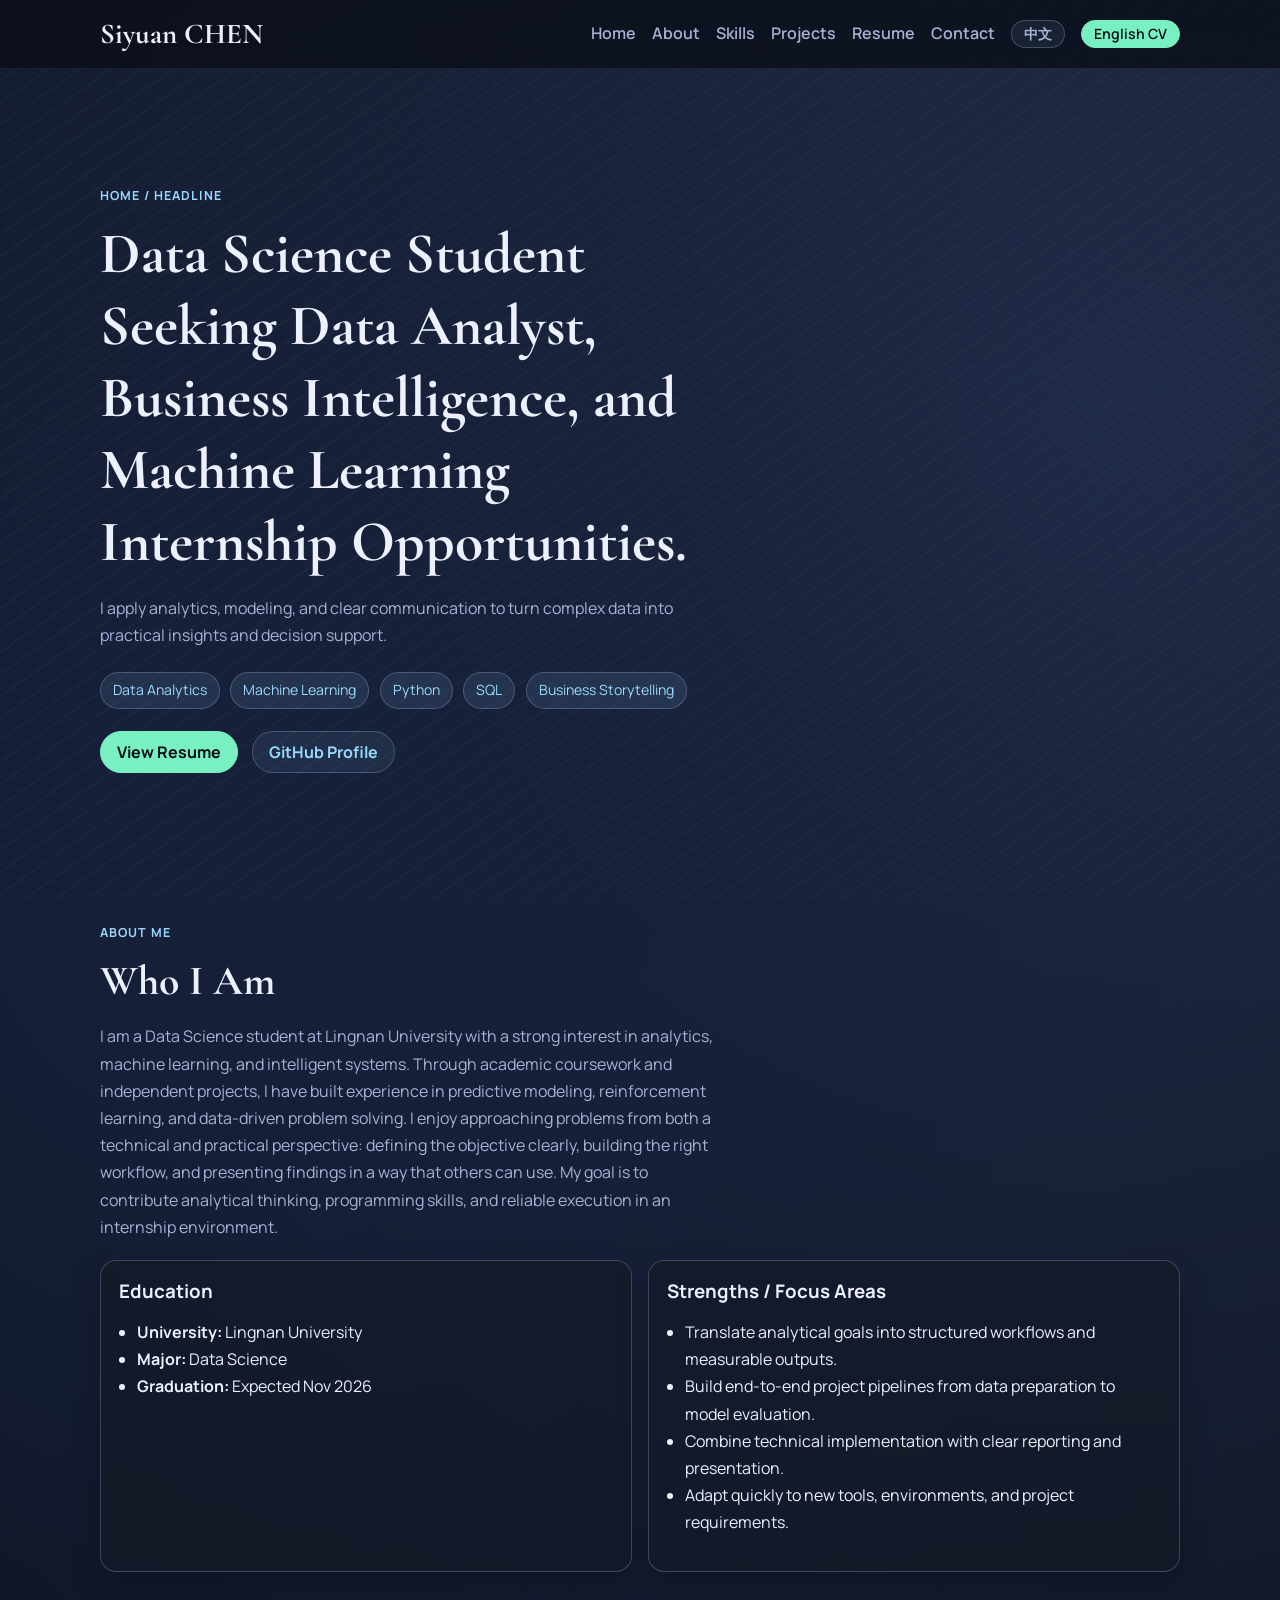
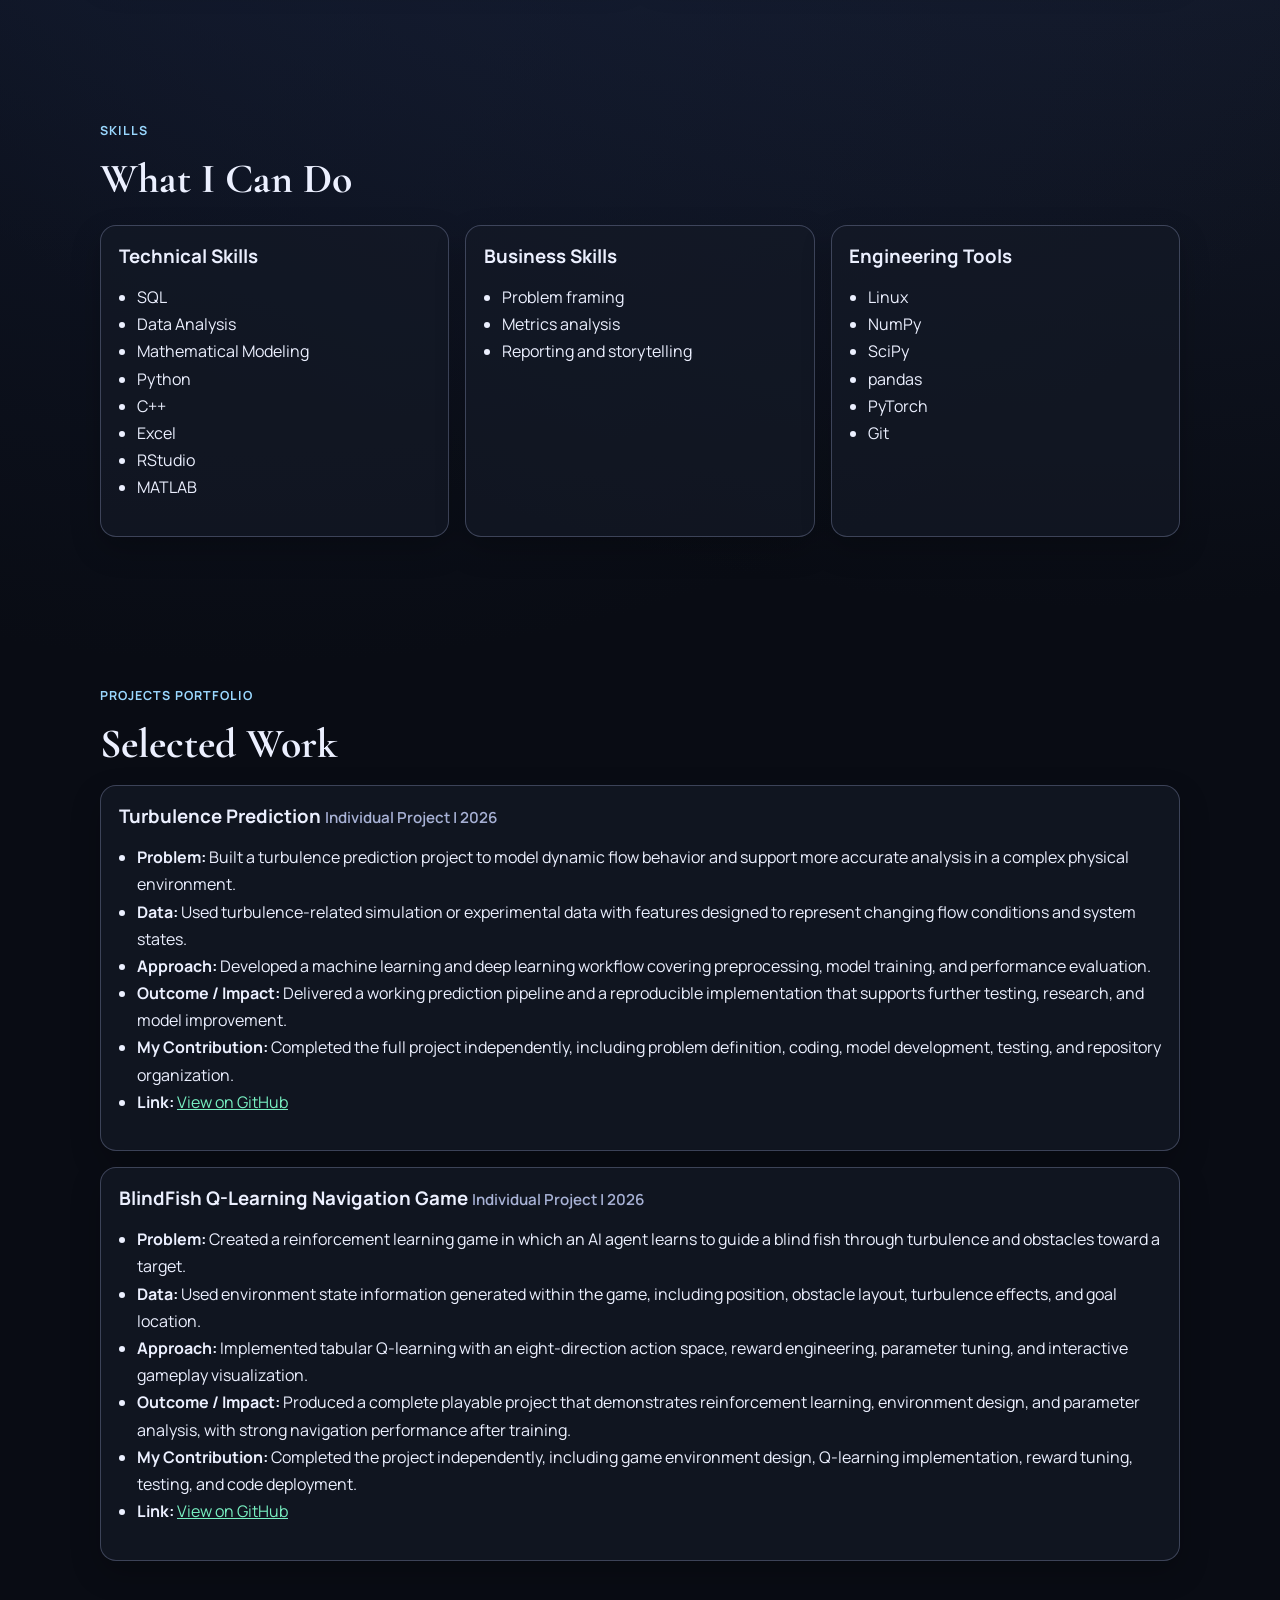
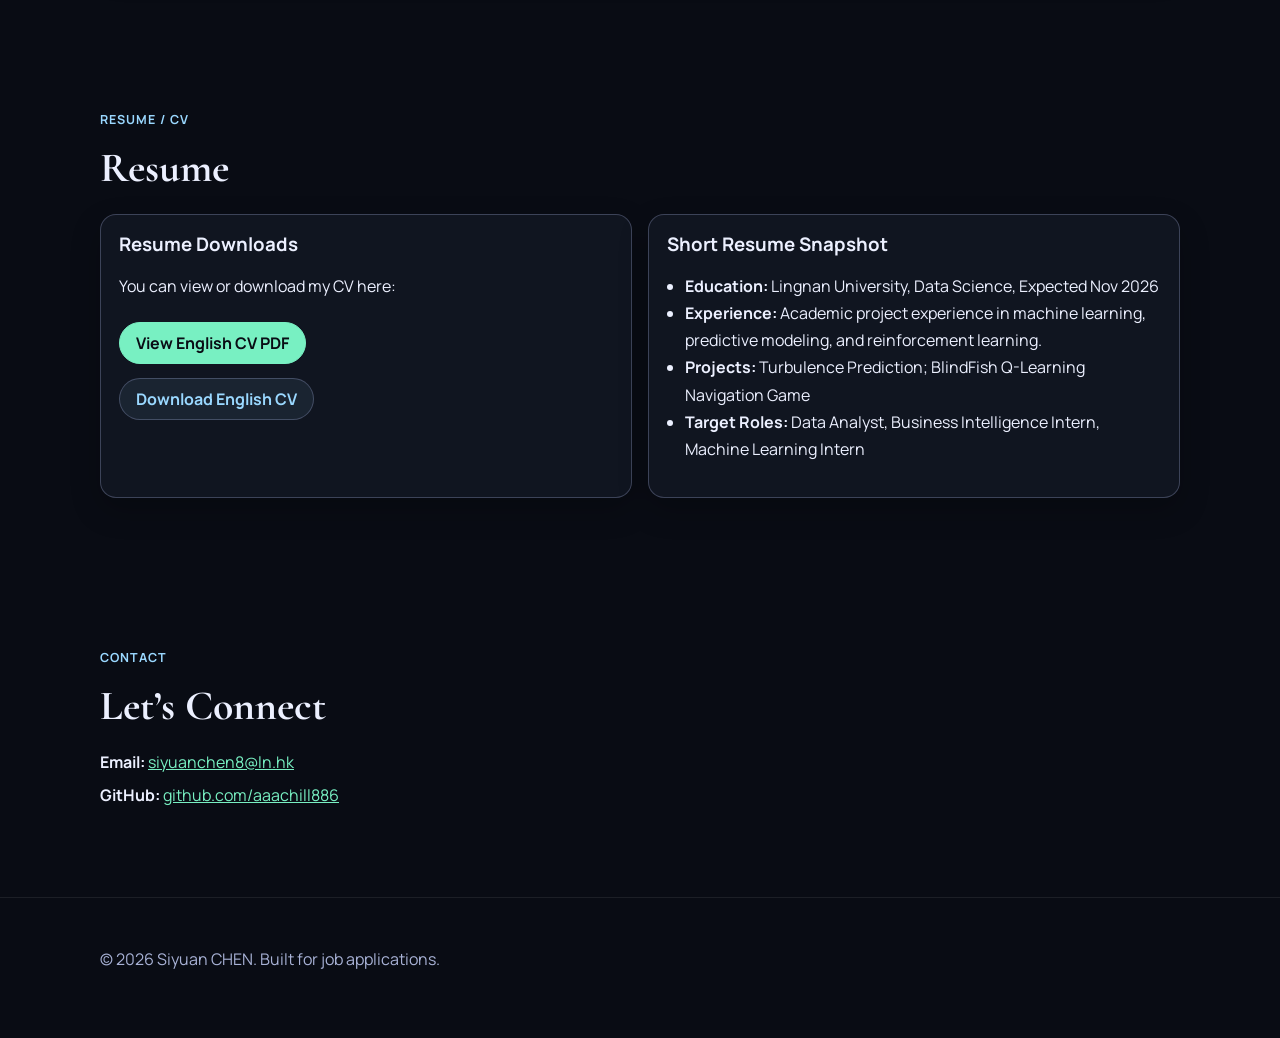
<file: index.html>
<!DOCTYPE html>
<html lang="en">
<head>
  <meta charset="UTF-8" />
  <meta name="viewport" content="width=device-width, initial-scale=1.0" />

  <title>Career Portfolio | Siyuan CHEN</title>

  <link rel="preconnect" href="https://fonts.googleapis.com" />
  <link rel="preconnect" href="https://fonts.gstatic.com" crossorigin />
  <link
    href="https://fonts.googleapis.com/css2?family=Cormorant+Garamond:wght@600;700&family=Manrope:wght@400;600;700&display=swap"
    rel="stylesheet"
  />

  <link rel="stylesheet" href="styles.css" />
</head>

<body>
  <div class="background-glow"></div>

  <header class="site-header">
    <nav class="nav container">
      <a class="brand" href="#home">Siyuan CHEN</a>

      <ul class="nav-links">
        <li><a href="#home">Home</a></li>
        <li><a href="#about">About</a></li>
        <li><a href="#skills">Skills</a></li>
        <li><a href="#projects">Projects</a></li>
        <li><a href="#resume">Resume</a></li>
        <li><a href="#contact">Contact</a></li>
        <li><a class="lang-switch" href="zh.html">中文</a></li>
        <li>
          <a class="cv-download" href="CV_CHEN%20Siyuan.pdf" download>
            English CV
          </a>

      </ul>
    </nav>
  </header>

  <main>
    <section id="home" class="section hero">
      <div class="container">
        <p class="eyebrow">Home / Headline</p>

        <h1>
          Data Science Student Seeking Data Analyst, Business Intelligence, and Machine Learning Internship Opportunities.
        </h1>

        <p class="subtitle">
          I apply analytics, modeling, and clear communication to turn complex data into practical insights and decision support.
        </p>

        <div class="tag-list">
          <span class="tag">Data Analytics</span>
          <span class="tag">Machine Learning</span>
          <span class="tag">Python</span>
          <span class="tag">SQL</span>
          <span class="tag">Business Storytelling</span>
        </div>

        <div class="hero-actions">
          <a class="button-primary" href="#resume">View Resume</a>
          <a
            class="button-secondary"
            href="https://github.com/aaachill886"
            target="_blank"
            rel="noopener noreferrer"
          >
            GitHub Profile
          </a>
        </div>
      </div>
    </section>

    <section id="about" class="section">
      <div class="container">
        <p class="eyebrow">About Me</p>
        <h2>Who I Am</h2>

        <p class="subtitle">
          I am a Data Science student at Lingnan University with a strong interest in analytics, machine learning, and intelligent systems.
          Through academic coursework and independent projects, I have built experience in predictive modeling, reinforcement learning, and data-driven problem solving.
          I enjoy approaching problems from both a technical and practical perspective: defining the objective clearly, building the right workflow, and presenting findings in a way that others can use.
          My goal is to contribute analytical thinking, programming skills, and reliable execution in an internship environment.
        </p>

        <div class="grid two-col">
          <div class="card">
            <h3>Education</h3>
            <ul>
              <li><strong>University:</strong> Lingnan University</li>
              <li><strong>Major:</strong> Data Science</li>
              <li><strong>Graduation:</strong> Expected Nov 2026</li>
            </ul>
          </div>

          <div class="card">
            <h3>Strengths / Focus Areas</h3>
            <ul>
              <li>Translate analytical goals into structured workflows and measurable outputs.</li>
              <li>Build end-to-end project pipelines from data preparation to model evaluation.</li>
              <li>Combine technical implementation with clear reporting and presentation.</li>
              <li>Adapt quickly to new tools, environments, and project requirements.</li>
            </ul>
          </div>
        </div>
      </div>
    </section>

    <section id="skills" class="section">
      <div class="container">
        <p class="eyebrow">Skills</p>
        <h2>What I Can Do</h2>

        <div class="grid three-col">
          <div class="card">
            <h3>Technical Skills</h3>
            <ul>
              <li>SQL</li>
              <li>Data Analysis</li>
              <li>Mathematical Modeling</li>
              <li>Python</li>
              <li>C++</li>
              <li>Excel</li>
              <li>RStudio</li>
              <li>MATLAB</li>
            </ul>
          </div>

          <div class="card">
            <h3>Business Skills</h3>
            <ul>
              <li>Problem framing</li>
              <li>Metrics analysis</li>
              <li>Reporting and storytelling</li>
            </ul>
          </div>

          <div class="card">
            <h3>Engineering Tools</h3>
            <ul>
              <li>Linux</li>
              <li>NumPy</li>
              <li>SciPy</li>
              <li>pandas</li>
              <li>PyTorch</li>
              <li>Git</li>
            </ul>
          </div>
        </div>
      </div>
    </section>

    <section id="projects" class="section">
      <div class="container">
        <p class="eyebrow">Projects Portfolio</p>
        <h2>Selected Work</h2>

        <div class="project-list">
          <article class="project-card">
            <h3>
              Turbulence Prediction
              <span>Individual Project | 2026</span>
            </h3>

            <ul>
              <li><strong>Problem:</strong> Built a turbulence prediction project to model dynamic flow behavior and support more accurate analysis in a complex physical environment.</li>
              <li><strong>Data:</strong> Used turbulence-related simulation or experimental data with features designed to represent changing flow conditions and system states.</li>
              <li><strong>Approach:</strong> Developed a machine learning and deep learning workflow covering preprocessing, model training, and performance evaluation.</li>
              <li><strong>Outcome / Impact:</strong> Delivered a working prediction pipeline and a reproducible implementation that supports further testing, research, and model improvement.</li>
              <li><strong>My Contribution:</strong> Completed the full project independently, including problem definition, coding, model development, testing, and repository organization.</li>
              <li>
                <strong>Link:</strong>
                <a href="https://github.com/aaachill886/turbulence_balloon_simulator" target="_blank" rel="noopener noreferrer">
                  View on GitHub
                </a>
              </li>
            </ul>
          </article>

          <article class="project-card">
            <h3>
              BlindFish Q-Learning Navigation Game
              <span>Individual Project | 2026</span>
            </h3>

            <ul>
              <li><strong>Problem:</strong> Created a reinforcement learning game in which an AI agent learns to guide a blind fish through turbulence and obstacles toward a target.</li>
              <li><strong>Data:</strong> Used environment state information generated within the game, including position, obstacle layout, turbulence effects, and goal location.</li>
              <li><strong>Approach:</strong> Implemented tabular Q-learning with an eight-direction action space, reward engineering, parameter tuning, and interactive gameplay visualization.</li>
              <li><strong>Outcome / Impact:</strong> Produced a complete playable project that demonstrates reinforcement learning, environment design, and parameter analysis, with strong navigation performance after training.</li>
              <li><strong>My Contribution:</strong> Completed the project independently, including game environment design, Q-learning implementation, reward tuning, testing, and code deployment.</li>
              <li>
                <strong>Link:</strong>
                <a href="https://github.com/aaachill886/Qlearning_blindfish" target="_blank" rel="noopener noreferrer">
                  View on GitHub
                </a>
              </li>
            </ul>
          </article>
        </div>
      </div>
    </section>

    <section id="resume" class="section">
      <div class="container">
        <p class="eyebrow">Resume / CV</p>
        <h2>Resume</h2>

        <div class="grid two-col">
          <div class="card">
            <h3>Resume Downloads</h3>
            <p>You can view or download my CV here:</p>

            <div class="resume-actions">
              <a
                class="button-primary"
                href="CV_CHEN%20Siyuan.pdf"
                target="_blank"
                rel="noopener noreferrer"
              >
                View English CV PDF
              </a>

              <a
                class="button-secondary"
                href="CV_CHEN%20Siyuan.pdf"
                download
              >
                Download English CV
              </a>

            </div>
          </div>

          <div class="card">
            <h3>Short Resume Snapshot</h3>
            <ul>
              <li><strong>Education:</strong> Lingnan University, Data Science, Expected Nov 2026</li>
              <li><strong>Experience:</strong> Academic project experience in machine learning, predictive modeling, and reinforcement learning.</li>
              <li><strong>Projects:</strong> Turbulence Prediction; BlindFish Q-Learning Navigation Game</li>
              <li><strong>Target Roles:</strong> Data Analyst, Business Intelligence Intern, Machine Learning Intern</li>
            </ul>
          </div>
        </div>
      </div>
    </section>

    <section id="contact" class="section">
      <div class="container">
        <p class="eyebrow">Contact</p>
        <h2>Let’s Connect</h2>

        <ul class="contact-list">
          <li>
            <strong>Email:</strong>
            <a href="mailto:siyuanchen8@ln.hk">siyuanchen8@ln.hk</a>
          </li>
          <li>
            <strong>GitHub:</strong>
            <a href="https://github.com/aaachill886" target="_blank" rel="noopener noreferrer">
              github.com/aaachill886
            </a>
          </li>
        </ul>
      </div>
    </section>
  </main>

  <footer class="site-footer">
    <div class="container">
      <p>© 2026 Siyuan CHEN. Built for job applications.</p>
    </div>
  </footer>
</body>
</html>
</file>
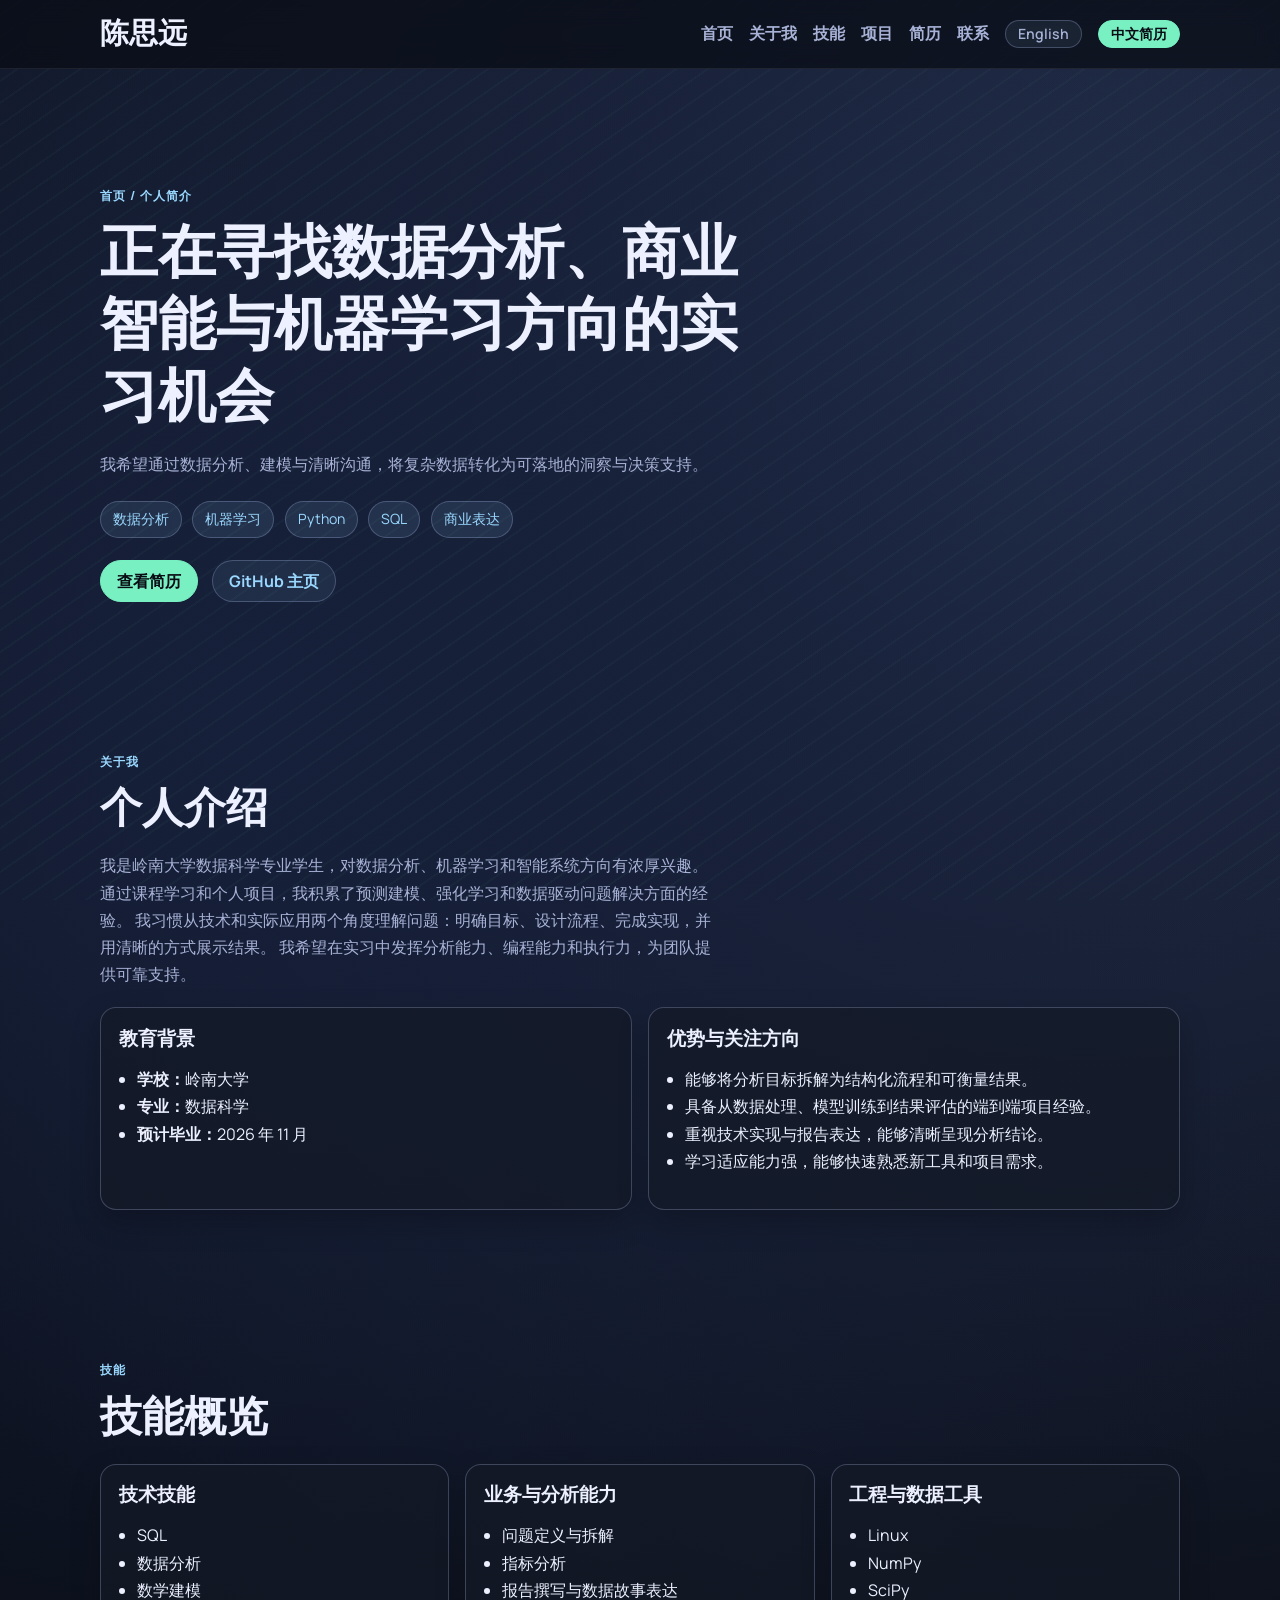
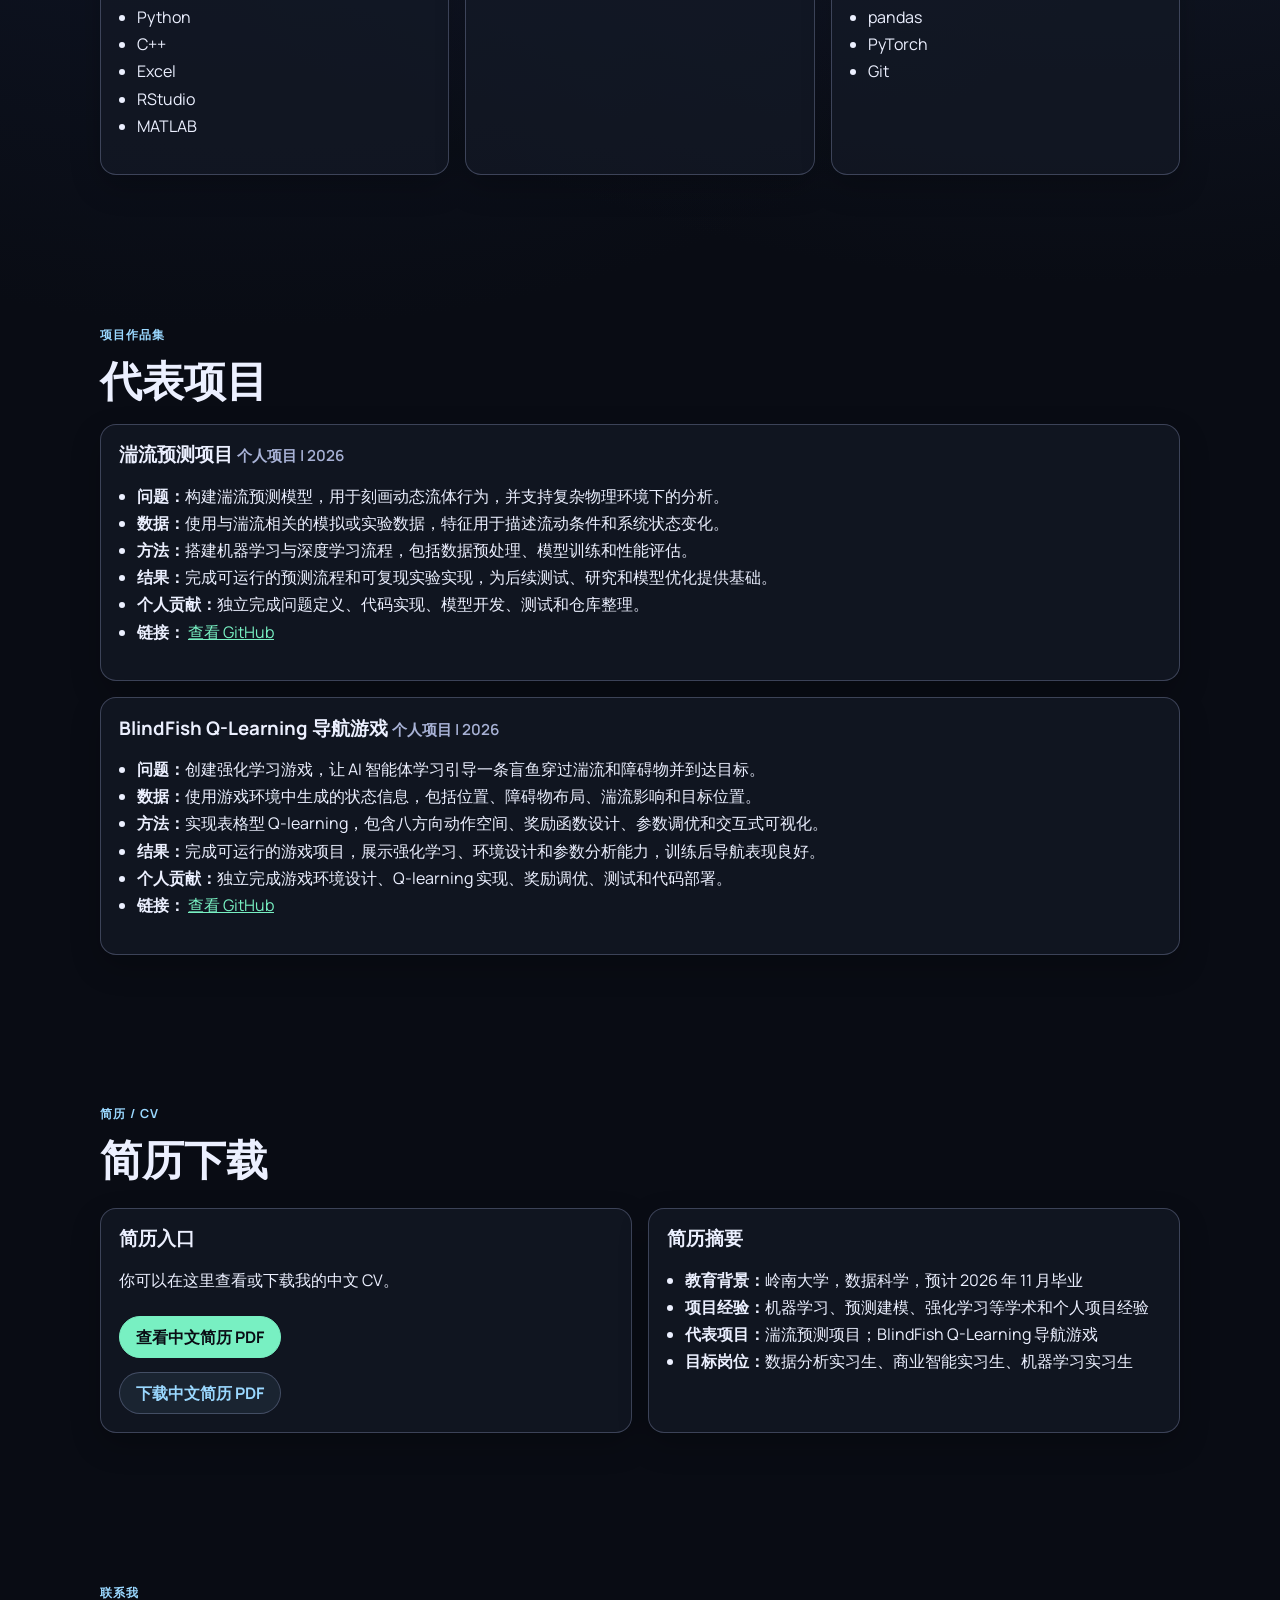
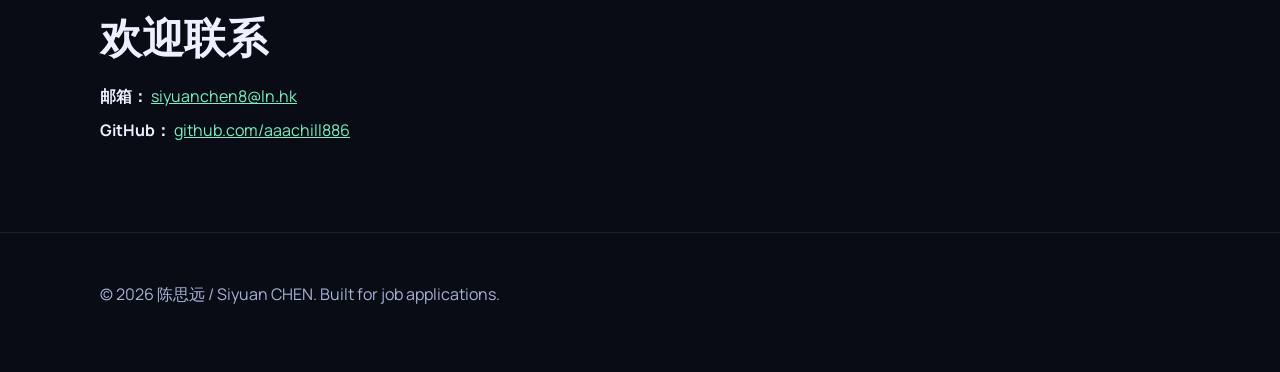
<file: zh.html>
<!DOCTYPE html>
<html lang="zh-CN">
<head>
  <meta charset="UTF-8" />
  <meta name="viewport" content="width=device-width, initial-scale=1.0" />

  <title>求职作品集 | 陈思远</title>

  <link rel="preconnect" href="https://fonts.googleapis.com" />
  <link rel="preconnect" href="https://fonts.gstatic.com" crossorigin />
  <link
    href="https://fonts.googleapis.com/css2?family=Cormorant+Garamond:wght@600;700&family=Manrope:wght@400;600;700&display=swap"
    rel="stylesheet"
  />

  <link rel="stylesheet" href="styles.css" />
</head>

<body>
  <div class="background-glow"></div>

  <header class="site-header">
    <nav class="nav container">
      <a class="brand" href="#home">陈思远</a>

      <ul class="nav-links">
        <li><a href="#home">首页</a></li>
        <li><a href="#about">关于我</a></li>
        <li><a href="#skills">技能</a></li>
        <li><a href="#projects">项目</a></li>
        <li><a href="#resume">简历</a></li>
        <li><a href="#contact">联系</a></li>
        <li><a class="lang-switch" href="index.html">English</a></li>
        <li>
          <a class="cv-download" href="CV_CHEN_Siyuan_ZH.pdf" download>
            中文简历
          </a>
        </li>
      </ul>
    </nav>
  </header>

  <main>
    <section id="home" class="section hero">
      <div class="container">
        <p class="eyebrow">首页 / 个人简介</p>

        <h1>
          正在寻找数据分析、商业智能与机器学习方向的实习机会
        </h1>

        <p class="subtitle">
          我希望通过数据分析、建模与清晰沟通，将复杂数据转化为可落地的洞察与决策支持。
        </p>

        <div class="tag-list">
          <span class="tag">数据分析</span>
          <span class="tag">机器学习</span>
          <span class="tag">Python</span>
          <span class="tag">SQL</span>
          <span class="tag">商业表达</span>
        </div>

        <div class="hero-actions">
          <a class="button-primary" href="#resume">查看简历</a>
          <a
            class="button-secondary"
            href="https://github.com/aaachill886"
            target="_blank"
            rel="noopener noreferrer"
          >
            GitHub 主页
          </a>
        </div>
      </div>
    </section>

    <section id="about" class="section">
      <div class="container">
        <p class="eyebrow">关于我</p>
        <h2>个人介绍</h2>

        <p class="subtitle">
          我是岭南大学数据科学专业学生，对数据分析、机器学习和智能系统方向有浓厚兴趣。
          通过课程学习和个人项目，我积累了预测建模、强化学习和数据驱动问题解决方面的经验。
          我习惯从技术和实际应用两个角度理解问题：明确目标、设计流程、完成实现，并用清晰的方式展示结果。
          我希望在实习中发挥分析能力、编程能力和执行力，为团队提供可靠支持。
        </p>

        <div class="grid two-col">
          <div class="card">
            <h3>教育背景</h3>
            <ul>
              <li><strong>学校：</strong>岭南大学</li>
              <li><strong>专业：</strong>数据科学</li>
              <li><strong>预计毕业：</strong>2026 年 11 月</li>
            </ul>
          </div>

          <div class="card">
            <h3>优势与关注方向</h3>
            <ul>
              <li>能够将分析目标拆解为结构化流程和可衡量结果。</li>
              <li>具备从数据处理、模型训练到结果评估的端到端项目经验。</li>
              <li>重视技术实现与报告表达，能够清晰呈现分析结论。</li>
              <li>学习适应能力强，能够快速熟悉新工具和项目需求。</li>
            </ul>
          </div>
        </div>
      </div>
    </section>

    <section id="skills" class="section">
      <div class="container">
        <p class="eyebrow">技能</p>
        <h2>技能概览</h2>

        <div class="grid three-col">
          <div class="card">
            <h3>技术技能</h3>
            <ul>
              <li>SQL</li>
              <li>数据分析</li>
              <li>数学建模</li>
              <li>Python</li>
              <li>C++</li>
              <li>Excel</li>
              <li>RStudio</li>
              <li>MATLAB</li>
            </ul>
          </div>

          <div class="card">
            <h3>业务与分析能力</h3>
            <ul>
              <li>问题定义与拆解</li>
              <li>指标分析</li>
              <li>报告撰写与数据故事表达</li>
            </ul>
          </div>

          <div class="card">
            <h3>工程与数据工具</h3>
            <ul>
              <li>Linux</li>
              <li>NumPy</li>
              <li>SciPy</li>
              <li>pandas</li>
              <li>PyTorch</li>
              <li>Git</li>
            </ul>
          </div>
        </div>
      </div>
    </section>

    <section id="projects" class="section">
      <div class="container">
        <p class="eyebrow">项目作品集</p>
        <h2>代表项目</h2>

        <div class="project-list">
          <article class="project-card">
            <h3>
              湍流预测项目
              <span>个人项目 | 2026</span>
            </h3>

            <ul>
              <li><strong>问题：</strong>构建湍流预测模型，用于刻画动态流体行为，并支持复杂物理环境下的分析。</li>
              <li><strong>数据：</strong>使用与湍流相关的模拟或实验数据，特征用于描述流动条件和系统状态变化。</li>
              <li><strong>方法：</strong>搭建机器学习与深度学习流程，包括数据预处理、模型训练和性能评估。</li>
              <li><strong>结果：</strong>完成可运行的预测流程和可复现实验实现，为后续测试、研究和模型优化提供基础。</li>
              <li><strong>个人贡献：</strong>独立完成问题定义、代码实现、模型开发、测试和仓库整理。</li>
              <li>
                <strong>链接：</strong>
                <a href="https://github.com/aaachill886/turbulence_balloon_simulator" target="_blank" rel="noopener noreferrer">
                  查看 GitHub
                </a>
              </li>
            </ul>
          </article>

          <article class="project-card">
            <h3>
              BlindFish Q-Learning 导航游戏
              <span>个人项目 | 2026</span>
            </h3>

            <ul>
              <li><strong>问题：</strong>创建强化学习游戏，让 AI 智能体学习引导一条盲鱼穿过湍流和障碍物并到达目标。</li>
              <li><strong>数据：</strong>使用游戏环境中生成的状态信息，包括位置、障碍物布局、湍流影响和目标位置。</li>
              <li><strong>方法：</strong>实现表格型 Q-learning，包含八方向动作空间、奖励函数设计、参数调优和交互式可视化。</li>
              <li><strong>结果：</strong>完成可运行的游戏项目，展示强化学习、环境设计和参数分析能力，训练后导航表现良好。</li>
              <li><strong>个人贡献：</strong>独立完成游戏环境设计、Q-learning 实现、奖励调优、测试和代码部署。</li>
              <li>
                <strong>链接：</strong>
                <a href="https://github.com/aaachill886/Qlearning_blindfish" target="_blank" rel="noopener noreferrer">
                  查看 GitHub
                </a>
              </li>
            </ul>
          </article>
        </div>
      </div>
    </section>

    <section id="resume" class="section">
      <div class="container">
        <p class="eyebrow">简历 / CV</p>
        <h2>简历下载</h2>

        <div class="grid two-col">
          <div class="card">
            <h3>简历入口</h3>
            <p>你可以在这里查看或下载我的中文 CV。</p>
        
            <div class="resume-actions">
              <a
                class="button-primary"
                href="CV_CHEN_Siyuan_ZH.pdf"
                target="_blank"
                rel="noopener noreferrer"
              >
                查看中文简历 PDF
              </a>
        
              <a
                class="button-secondary"
                href="CV_CHEN_Siyuan_ZH.pdf"
                download
              >
                下载中文简历 PDF
              </a>
            </div>
          </div>


          <div class="card">
            <h3>简历摘要</h3>
            <ul>
              <li><strong>教育背景：</strong>岭南大学，数据科学，预计 2026 年 11 月毕业</li>
              <li><strong>项目经验：</strong>机器学习、预测建模、强化学习等学术和个人项目经验</li>
              <li><strong>代表项目：</strong>湍流预测项目；BlindFish Q-Learning 导航游戏</li>
              <li><strong>目标岗位：</strong>数据分析实习生、商业智能实习生、机器学习实习生</li>
            </ul>
          </div>
        </div>
      </div>
    </section>

    <section id="contact" class="section">
      <div class="container">
        <p class="eyebrow">联系我</p>
        <h2>欢迎联系</h2>

        <ul class="contact-list">
          <li>
            <strong>邮箱：</strong>
            <a href="mailto:siyuanchen8@ln.hk">siyuanchen8@ln.hk</a>
          </li>
          <li>
            <strong>GitHub：</strong>
            <a href="https://github.com/aaachill886" target="_blank" rel="noopener noreferrer">
              github.com/aaachill886
            </a>
          </li>
        </ul>
      </div>
    </section>
  </main>

  <footer class="site-footer">
    <div class="container">
      <p>© 2026 陈思远 / Siyuan CHEN. Built for job applications.</p>
    </div>
  </footer>
</body>
</html>
</file>
<file: styles.css>
:root {
  --bg: #090c14;
  --panel: rgba(20, 25, 38, 0.72);
  --panel-border: rgba(190, 201, 255, 0.25);
  --text: #ecf0ff;
  --muted: #a8b2d6;
  --accent: #78f0c2;
  --accent-2: #9ad8ff;
  --max-width: 1080px;
}

* {
  box-sizing: border-box;
}

html {
  scroll-behavior: smooth;
}

body {
  margin: 0;
  font-family: "Manrope", sans-serif;
  color: var(--text);
  background: radial-gradient(circle at 20% 20%, #16203a 0%, transparent 40%),
              radial-gradient(circle at 85% 10%, #24304e 0%, transparent 45%),
              var(--bg);
  line-height: 1.7;
}

.background-glow {
  position: fixed;
  inset: 0;
  pointer-events: none;
  background: repeating-linear-gradient(
    -35deg,
    rgba(120, 240, 194, 0.03) 0px,
    rgba(120, 240, 194, 0.03) 2px,
    transparent 2px,
    transparent 18px
  );
  z-index: -1;
}

.container {
  width: min(var(--max-width), 92vw);
  margin: 0 auto;
}

.site-header {
  position: sticky;
  top: 0;
  backdrop-filter: blur(12px);
  background: rgba(9, 12, 20, 0.7);
  border-bottom: 1px solid rgba(255, 255, 255, 0.08);
  z-index: 20;
}

.nav {
  display: flex;
  justify-content: space-between;
  align-items: center;
  min-height: 68px;
}

.brand {
  font-family: "Cormorant Garamond", serif;
  font-size: 1.8rem;
  font-weight: 700;
  color: var(--text);
  text-decoration: none;
}

.nav-links {
  list-style: none;
  display: flex;
  gap: 1rem;
  margin: 0;
  padding: 0;
}

.nav-links a {
  color: var(--muted);
  text-decoration: none;
  font-weight: 600;
  transition: color 0.2s ease;
}

.nav-links a:hover {
  color: var(--accent);
}

.section {
  padding: 5.5rem 0 3rem;
}

.hero {
  padding-top: 6.5rem;
}

.eyebrow {
  color: var(--accent-2);
  letter-spacing: 0.08em;
  text-transform: uppercase;
  font-size: 0.78rem;
  font-weight: 700;
}

h1,
h2,
h3 {
  line-height: 1.25;
  margin: 0 0 0.9rem;
}

h1,
h2 {
  font-family: "Cormorant Garamond", serif;
}

h1 {
  font-size: clamp(2rem, 5vw, 3.6rem);
  max-width: 24ch;
}

h2 {
  font-size: clamp(1.8rem, 4vw, 2.6rem);
}

.subtitle {
  max-width: 62ch;
  color: var(--muted);
}

.tag-list {
  display: flex;
  flex-wrap: wrap;
  gap: 0.65rem;
  margin-top: 1.4rem;
}

.tag {
  border: 1px solid var(--panel-border);
  background: rgba(154, 216, 255, 0.1);
  color: var(--accent-2);
  padding: 0.35rem 0.75rem;
  border-radius: 999px;
  font-size: 0.88rem;
}

.grid {
  display: grid;
  gap: 1rem;
  margin-top: 1.2rem;
}

.two-col {
  grid-template-columns: repeat(2, minmax(0, 1fr));
}

.three-col {
  grid-template-columns: repeat(3, minmax(0, 1fr));
}

.card,
.project-card {
  background: var(--panel);
  border: 1px solid var(--panel-border);
  border-radius: 16px;
  padding: 1.15rem 1.1rem;
  box-shadow: 0 12px 30px rgba(0, 0, 0, 0.22);
}

.project-list {
  display: grid;
  gap: 1rem;
}

.project-card h3 span {
  color: var(--muted);
  font-weight: 600;
  font-size: 0.95rem;
}

ul {
  padding-left: 1.15rem;
}

a {
  color: var(--accent);
}

.contact-list {
  list-style: none;
  padding: 0;
}

.contact-list li {
  margin: 0.4rem 0;
}

.site-footer {
  padding: 2rem 0 3rem;
  color: var(--muted);
  border-top: 1px solid rgba(255, 255, 255, 0.08);
  margin-top: 1.5rem;
}

@media (max-width: 960px) {
  .three-col,
  .two-col {
    grid-template-columns: 1fr;
  }

  .nav {
    flex-direction: column;
    align-items: flex-start;
    padding: 0.7rem 0;
  }

  .nav-links {
    flex-wrap: wrap;
    gap: 0.8rem;
  }
}
.hero-actions,
.resume-actions {
  display: flex;
  flex-wrap: wrap;
  gap: 0.85rem;
  margin-top: 1.4rem;
}

.button-primary,
.button-secondary,
.lang-switch,
.cv-download {
  display: inline-flex;
  align-items: center;
  justify-content: center;
  border-radius: 999px;
  text-decoration: none;
  font-weight: 700;
  line-height: 1;
  transition: transform 0.2s ease, border-color 0.2s ease, background 0.2s ease, color 0.2s ease;
}

.button-primary,
.button-secondary {
  padding: 0.75rem 1rem;
}

.button-primary {
  color: var(--bg);
  background: var(--accent);
  border: 1px solid var(--accent);
}

.button-primary:hover {
  color: var(--bg);
  background: #9ff8d8;
  border-color: #9ff8d8;
  transform: translateY(-1px);
}

.button-secondary {
  color: var(--accent-2);
  background: rgba(154, 216, 255, 0.08);
  border: 1px solid var(--panel-border);
}

.button-secondary:hover {
  color: var(--text);
  border-color: var(--accent-2);
  transform: translateY(-1px);
}

.lang-switch,
.cv-download {
  padding: 0.4rem 0.75rem;
  font-size: 0.88rem;
  white-space: nowrap;
}

.lang-switch {
  color: var(--accent-2);
  background: rgba(154, 216, 255, 0.08);
  border: 1px solid var(--panel-border);
}

.lang-switch:hover {
  color: var(--text);
  border-color: var(--accent-2);
}

.cv-download {
  color: var(--bg) !important;
  background: var(--accent);
  border: 1px solid var(--accent);
}

.cv-download:hover {
  color: var(--bg) !important;
  background: #9ff8d8;
  border-color: #9ff8d8;
}

.secondary-download {
  background: transparent;
  color: var(--accent) !important;
  border-color: var(--accent);
}

.secondary-download:hover {
  background: rgba(120, 240, 194, 0.12);
  color: var(--accent) !important;
}

.resume-actions {
  flex-direction: column;
  align-items: flex-start;
}

.resume-actions .button-primary,
.resume-actions .button-secondary {
  width: fit-content;
}

@media (max-width: 960px) {
  .lang-switch,
  .cv-download {
    margin-top: 0.2rem;
  }

  .hero-actions,
  .resume-actions {
    align-items: flex-start;
  }
}
</file>
